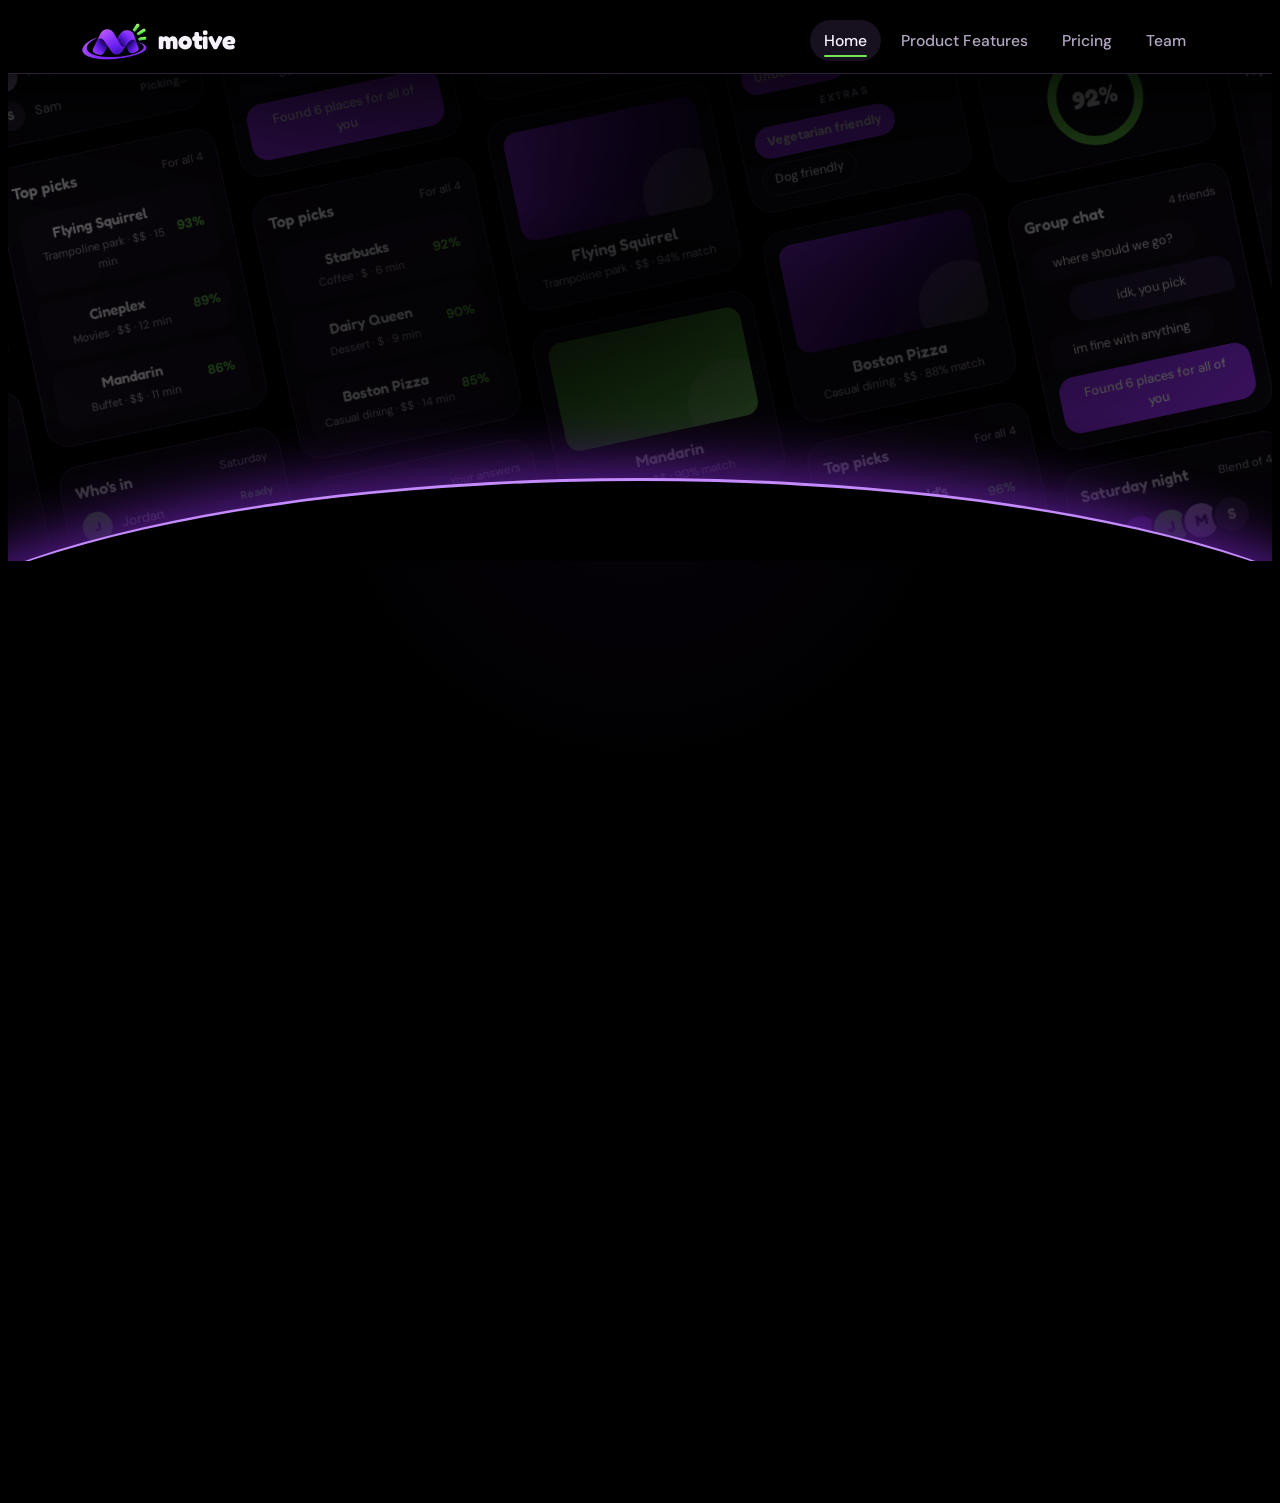
<file: index.html>
<!doctype html>
<html lang="en">
<head>
  <meta charset="utf-8">
  <meta name="viewport" content="width=device-width, initial-scale=1">
  <meta http-equiv="refresh" content="0; url=home.html">
  <link rel="canonical" href="home.html">
  <title>Motive</title>
</head>
<body>
  <p>Redirecting to <a href="home.html">Motive home</a>…</p>
</body>
</html>
</file>
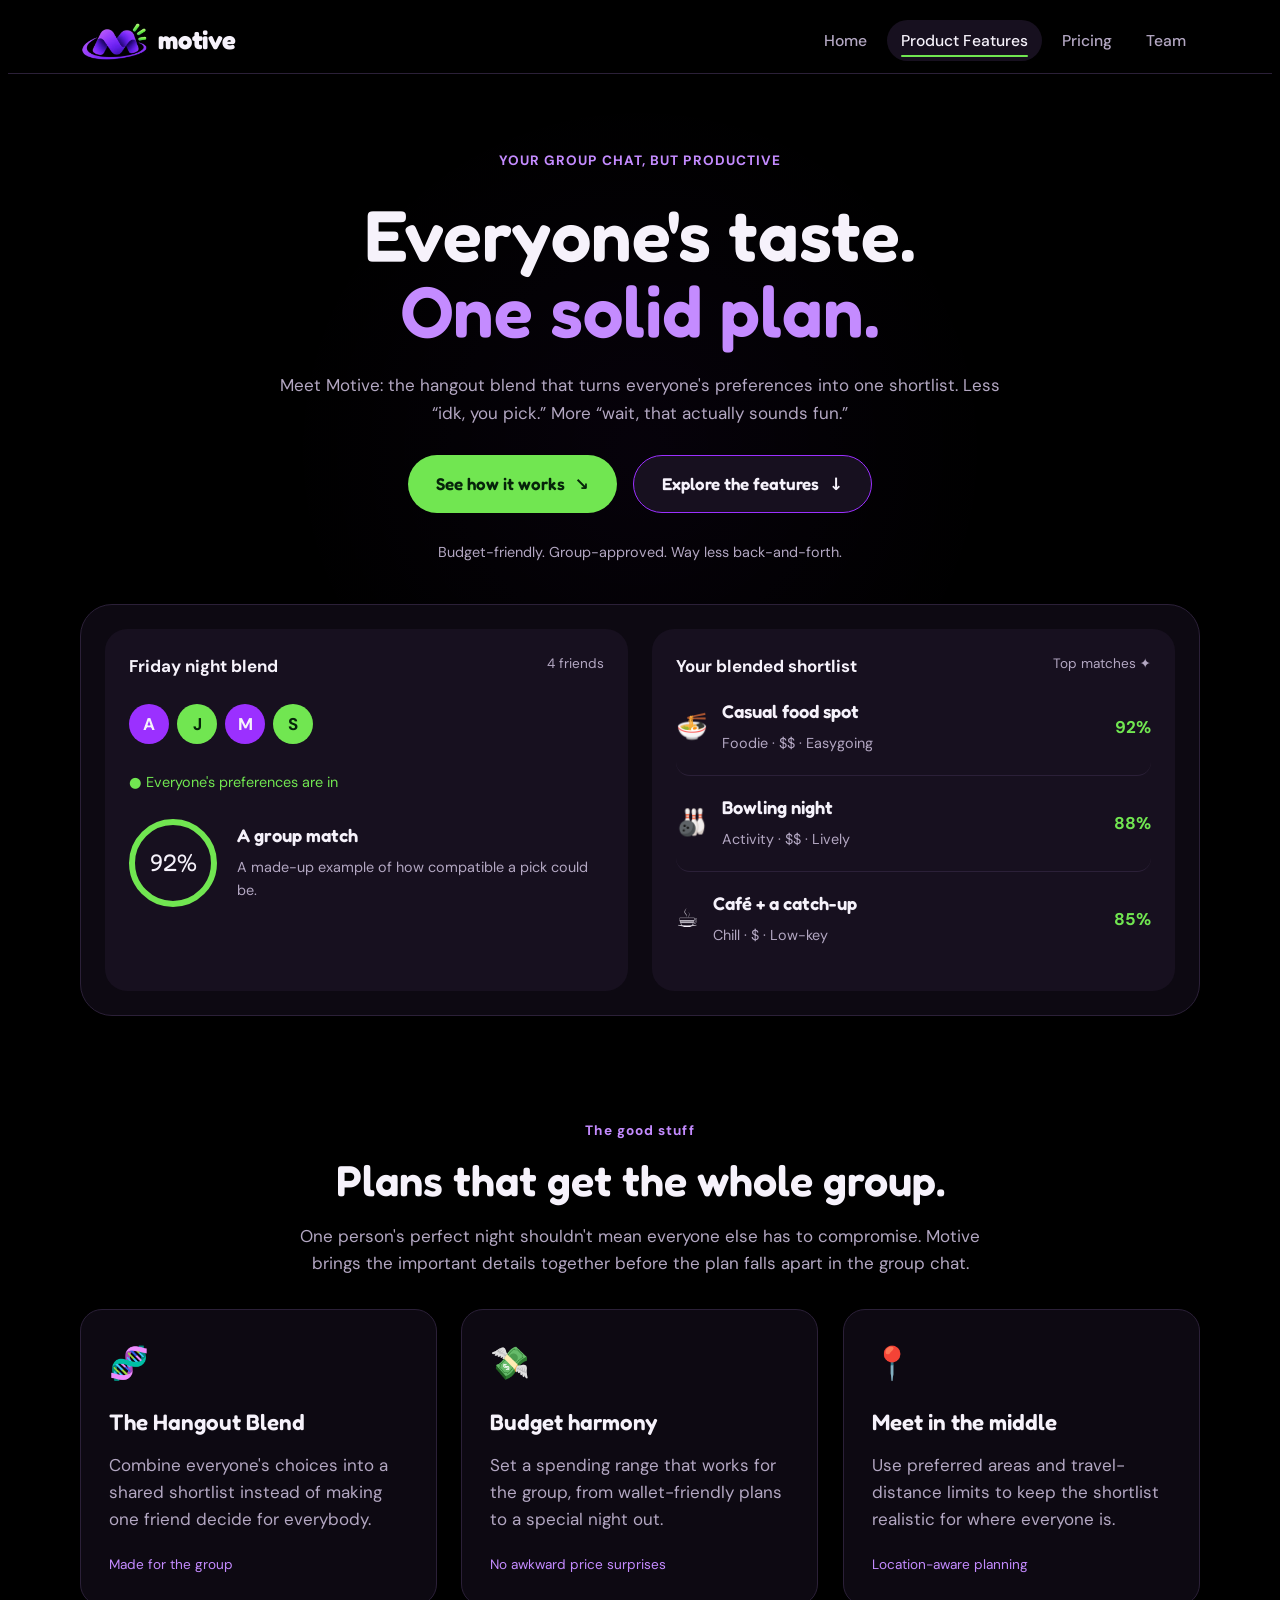
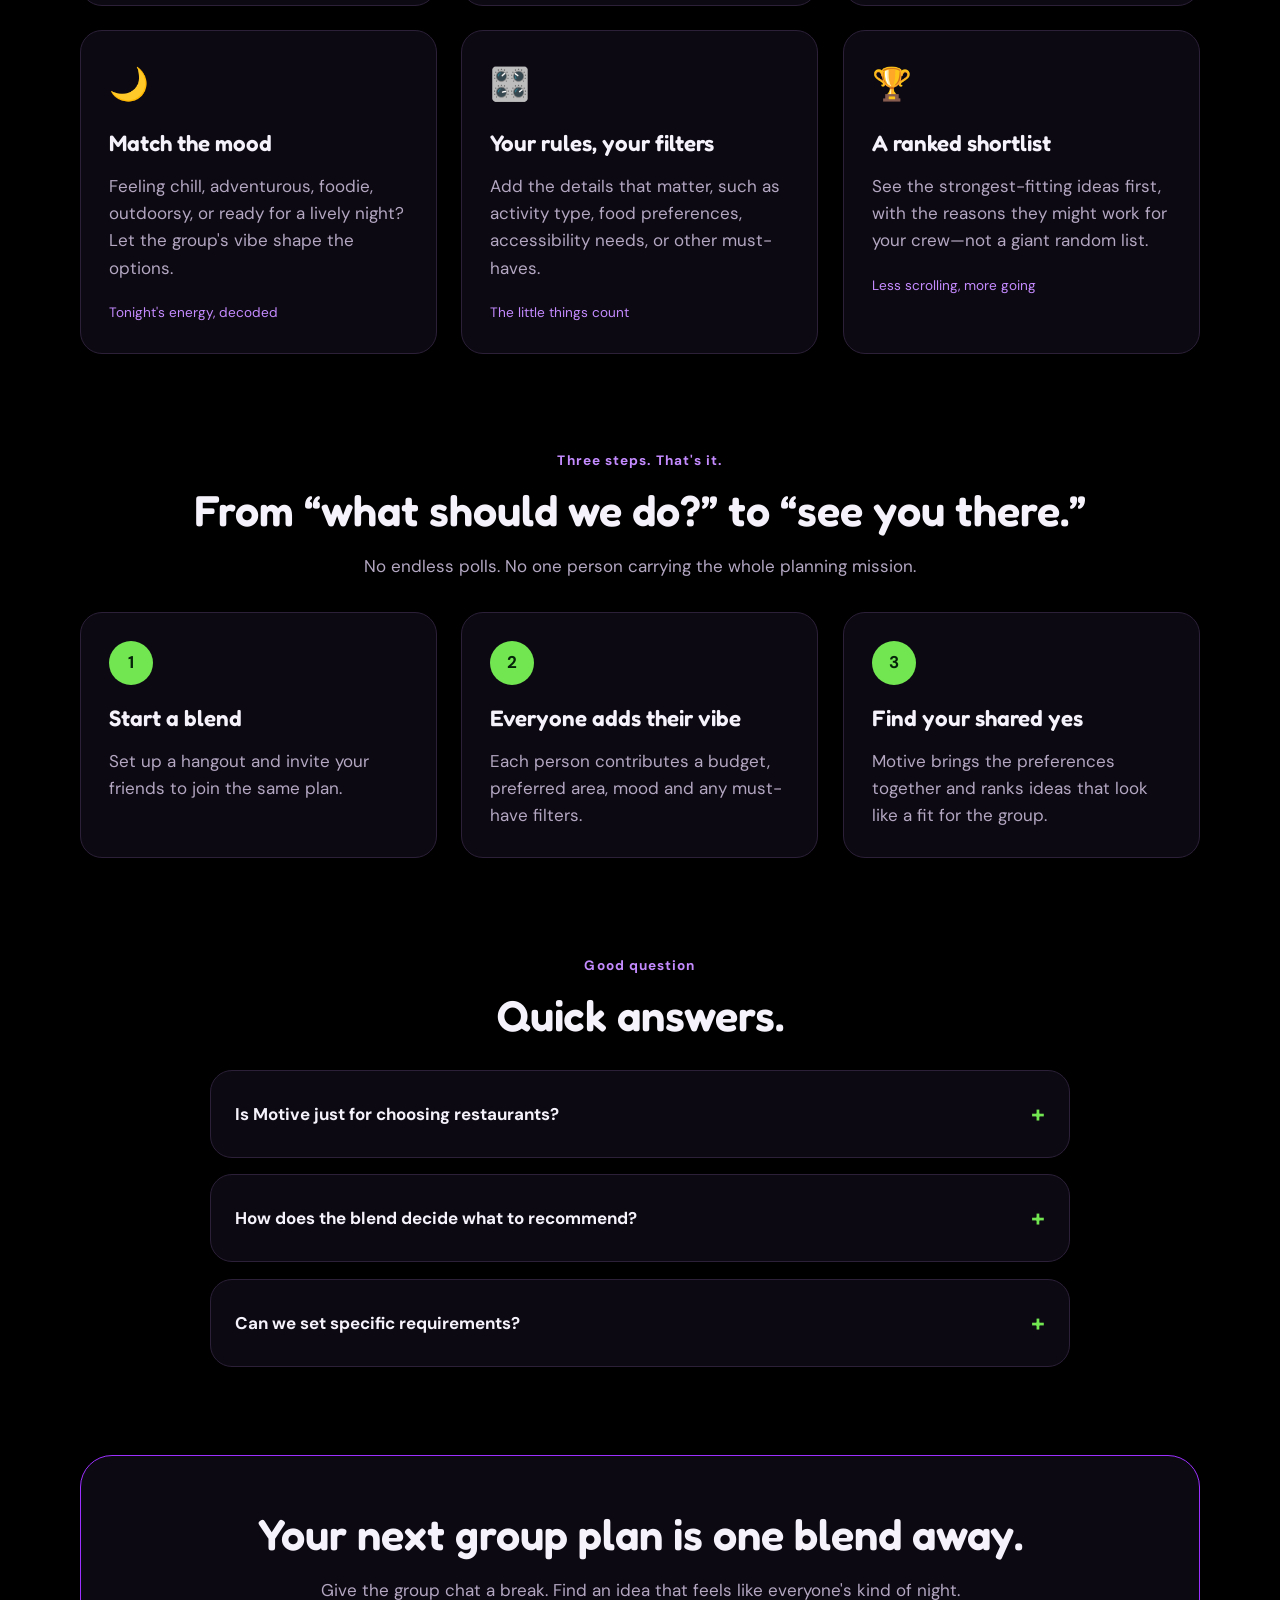
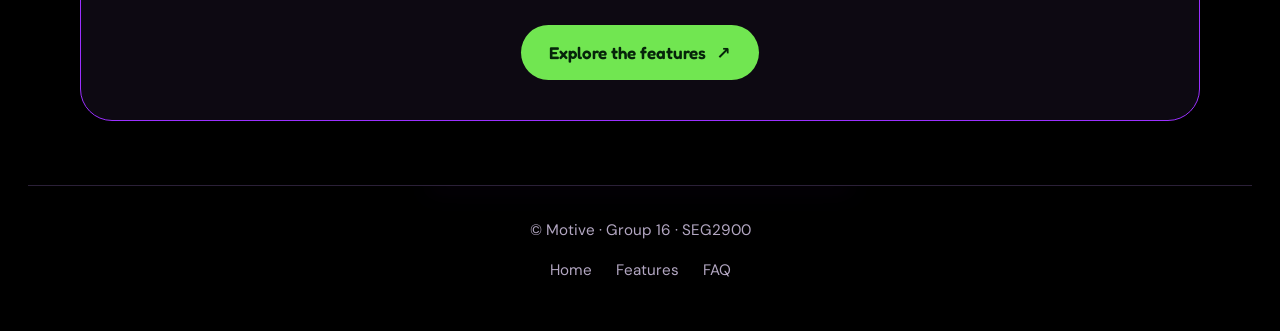
<file: features.html>
<!doctype html>
<html lang="en">
<head>
<meta charset="utf-8">
<meta name="viewport" content="width=device-width, initial-scale=1">
<title>Motive — Features that get everyone out</title>
<link rel="preconnect" href="https://fonts.googleapis.com">
<link rel="preconnect" href="https://fonts.gstatic.com" crossorigin>
<link href="https://fonts.googleapis.com/css2?family=DM+Sans:wght@400;500;600;700&family=Fredoka:wght@500;600;700&display=swap" rel="stylesheet">
<link rel="stylesheet" href="css/style.css">
<link rel="stylesheet" href="css/features.css">
<script src="js/features.js" defer></script>
  <script src="js/motion.js" defer></script>
</head>
<body>
<header class="nav">
  <div class="nav-inner">
    <a class="brand" href="home.html" aria-label="Motive home">
      <img src="images/logo.webp" alt="Motive logo">
      <span>motive</span>
    </a>
    <ul class="nav-links">
      <li><a href="home.html">Home</a></li>
      <li><a href="features.html" aria-current="page">Product Features</a></li>
      <li><a href="pricing.html">Pricing</a></li>
      <li><a href="team.html">Team</a></li>
    </ul>
  </div>
</header>
<main class="wrap">
<section class="hero">
<span class="eyebrow"><span class="dot"></span> YOUR GROUP CHAT, BUT PRODUCTIVE</span>
<h1>Everyone's taste.<br><span class="gradient">One solid plan.</span></h1>
<p>Meet Motive: the hangout blend that turns everyone's preferences into one shortlist. Less “idk, you pick.” More “wait, that actually sounds fun.”</p>
<div class="hero-actions"><a class="btn" href="#how">See how it works <span>↘</span></a><a class="btn secondary" href="#features">Explore the features <span>↓</span></a></div>
<div class="hero-note">Budget-friendly. Group-approved. Way less back-and-forth.</div>
<div class="mini-preview" aria-label="Illustrative preview of a group hangout blend">
<div class="preview-inner">
<div class="preview-panel"><div class="panel-top"><b>Friday night blend</b><span>4 friends</span></div><div class="avatars"><span class="avatar a">A</span><span class="avatar b">J</span><span class="avatar c">M</span><span class="avatar d">S</span></div><span class="ready">● Everyone's preferences are in</span><div class="match"><div class="ring"><span>92%</span></div><div><h3>A group match</h3><p>A made-up example of how compatible a pick could be.</p></div></div></div>
<div class="preview-panel"><div class="panel-top"><b>Your blended shortlist</b><span>Top matches ✦</span></div>
<div class="place"><span class="place-icon">🍜</span><div><h3>Casual food spot</h3><p>Foodie · $$ · Easygoing</p></div><span class="score">92%</span></div>
<div class="place"><span class="place-icon">🎳</span><div><h3>Bowling night</h3><p>Activity · $$ · Lively</p></div><span class="score">88%</span></div>
<div class="place"><span class="place-icon">☕</span><div><h3>Café + a catch-up</h3><p>Chill · $ · Low-key</p></div><span class="score">85%</span></div>
</div></div></div>
</section>
<section class="section" id="features"><div class="section-head"><div class="kicker">The good stuff</div><h2>Plans that get the whole group.</h2><p>One person's perfect night shouldn't mean everyone else has to compromise. Motive brings the important details together before the plan falls apart in the group chat.</p></div>
<div class="feature-grid">
<article class="feature-card"><div class="iconbox">🧬</div><h3>The Hangout Blend</h3><p>Combine everyone's choices into a shared shortlist instead of making one friend decide for everybody.</p><span class="feature-tag">Made for the group</span></article>
<article class="feature-card"><div class="iconbox">💸</div><h3>Budget harmony</h3><p>Set a spending range that works for the group, from wallet-friendly plans to a special night out.</p><span class="feature-tag">No awkward price surprises</span></article>
<article class="feature-card"><div class="iconbox">📍</div><h3>Meet in the middle</h3><p>Use preferred areas and travel-distance limits to keep the shortlist realistic for where everyone is.</p><span class="feature-tag">Location-aware planning</span></article>
<article class="feature-card"><div class="iconbox">🌙</div><h3>Match the mood</h3><p>Feeling chill, adventurous, foodie, outdoorsy, or ready for a lively night? Let the group's vibe shape the options.</p><span class="feature-tag">Tonight's energy, decoded</span></article>
<article class="feature-card"><div class="iconbox">🎛️</div><h3>Your rules, your filters</h3><p>Add the details that matter, such as activity type, food preferences, accessibility needs, or other must-haves.</p><span class="feature-tag">The little things count</span></article>
<article class="feature-card"><div class="iconbox">🏆</div><h3>A ranked shortlist</h3><p>See the strongest-fitting ideas first, with the reasons they might work for your crew—not a giant random list.</p><span class="feature-tag">Less scrolling, more going</span></article>
</div></section>
<section class="section" id="how"><div class="section-head"><div class="kicker">Three steps. That's it.</div><h2>From “what should we do?” to “see you there.”</h2><p>No endless polls. No one person carrying the whole planning mission.</p></div>
<div class="steps"><article class="step"><div class="num">1</div><h3>Start a blend</h3><p>Set up a hangout and invite your friends to join the same plan.</p></article><article class="step"><div class="num">2</div><h3>Everyone adds their vibe</h3><p>Each person contributes a budget, preferred area, mood and any must-have filters.</p></article><article class="step"><div class="num">3</div><h3>Find your shared yes</h3><p>Motive brings the preferences together and ranks ideas that look like a fit for the group.</p></article></div></section>
<section class="section" id="faq"><div class="section-head"><div class="kicker">Good question</div><h2>Quick answers.</h2></div>
<div class="faq-list">
<div class="faq"><button aria-expanded="false"><span>Is Motive just for choosing restaurants?</span><span class="plus">+</span></button><div class="answer"><div><p>No—the idea is to help groups decide on hangouts more broadly, from food and cafés to activities and outdoor plans. The available options will depend on the places and categories supported by the product.</p></div></div></div>
<div class="faq"><button aria-expanded="false"><span>How does the blend decide what to recommend?</span><span class="plus">+</span></button><div class="answer"><div><p>The concept is to combine each person's budget, area, mood and chosen filters, then rank options by how well they fit the group.</p></div></div></div>
<div class="faq"><button aria-expanded="false"><span>Can we set specific requirements?</span><span class="plus">+</span></button><div class="answer"><div><p>That's the goal. Beyond the basics, a blend can account for details that matter to your crew, such as food preferences, activity type and other must-haves as those filters are supported.</p></div></div></div>
</div></section>
<section class="cta"><h2>Your next group plan is one blend away.</h2><p>Give the group chat a break. Find an idea that feels like everyone's kind of night.</p><a class="btn" href="#features">Explore the features <span>↗</span></a></section>
</main>
<footer class="footer"><span>© Motive · Group 16 · SEG2900</span><div class="footer-links"><a href="home.html">Home</a><a href="features.html">Features</a><a href="#faq">FAQ</a></div></footer>
  
</body>
</html>
</file>
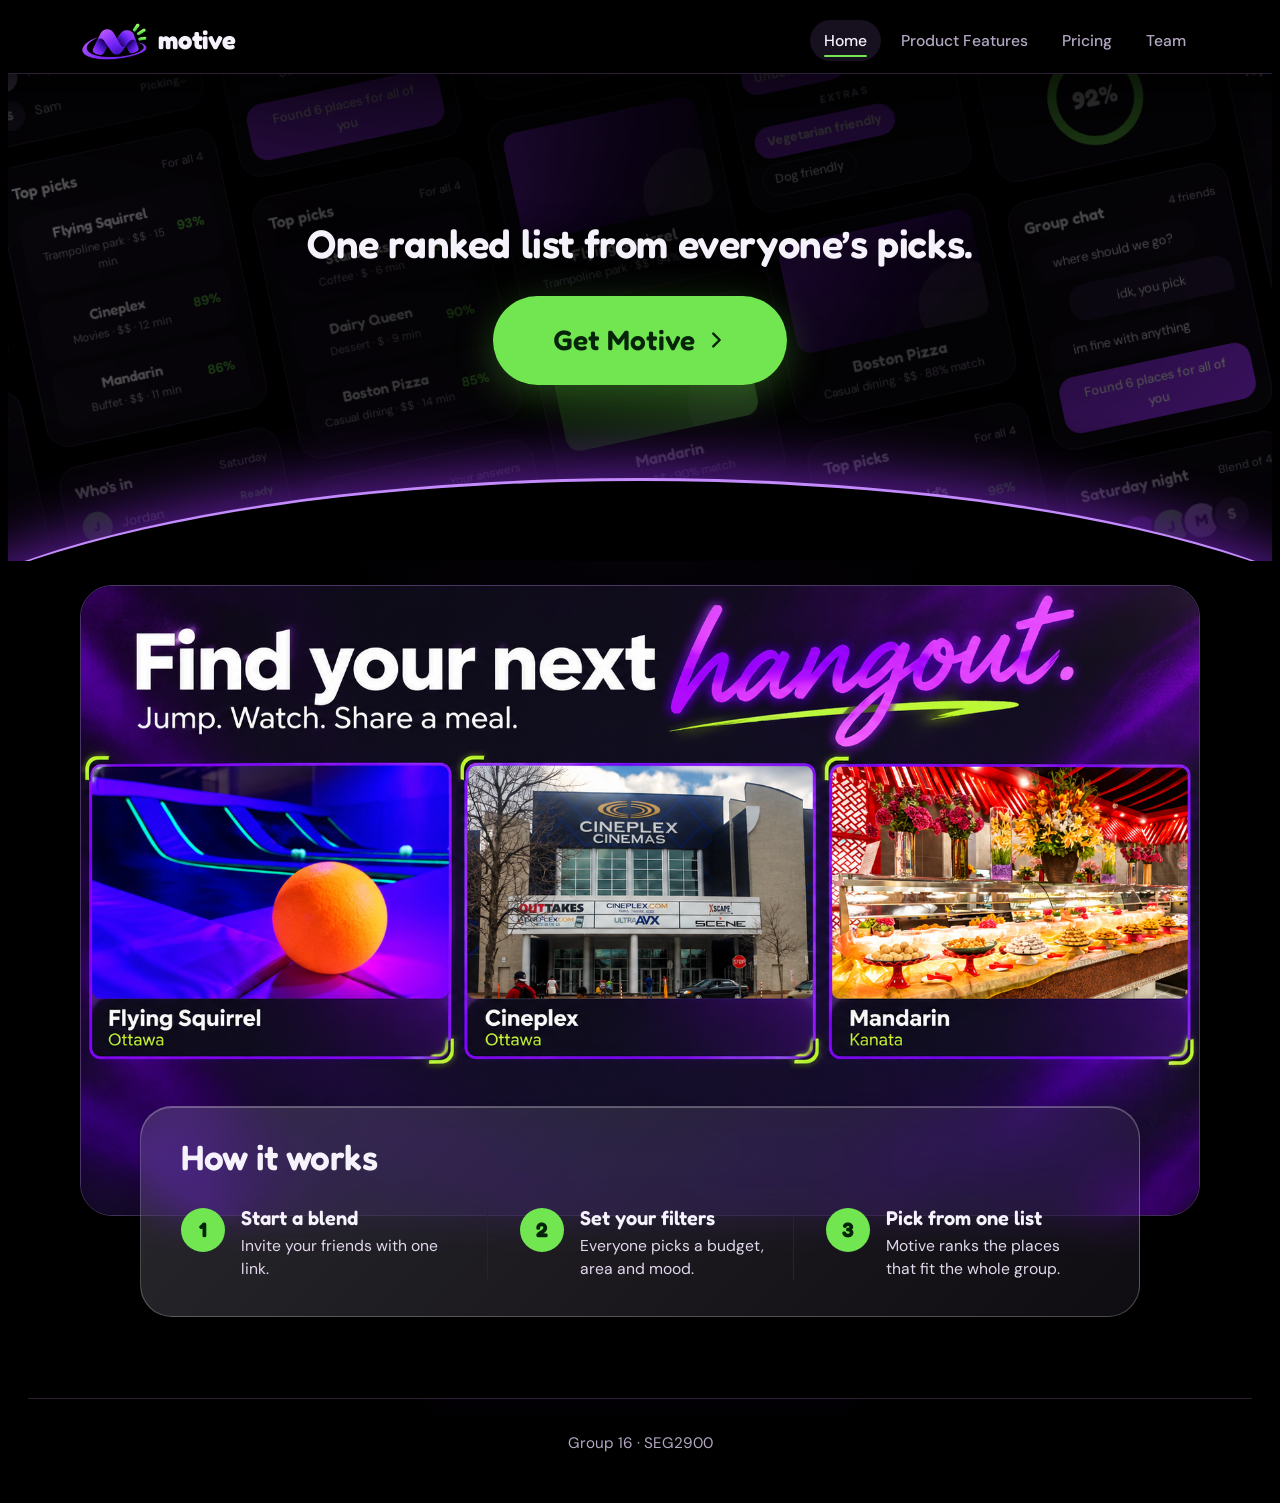
<file: home.html>
<!DOCTYPE html>
<html lang="en">
<head>
  <meta charset="utf-8">
  <meta name="viewport" content="width=device-width, initial-scale=1">
  <title>Motive | Home</title>
  <link rel="preconnect" href="https://fonts.googleapis.com">
  <link rel="preconnect" href="https://fonts.gstatic.com" crossorigin>
  <link href="https://fonts.googleapis.com/css2?family=DM+Sans:wght@400;500;700&family=Fredoka:wght@500;600;700&display=swap" rel="stylesheet">
  <link rel="stylesheet" href="css/style.css">
  <link rel="stylesheet" href="css/home.css">
  <script src="js/motion.js" defer></script>
</head>
<body>

<header class="nav">
  <div class="nav-inner">
    <a class="brand" href="home.html" aria-label="Motive home">
      <img src="images/logo.webp" alt="Motive logo">
      <span>motive</span>
    </a>
    <ul class="nav-links">
      <li><a href="home.html" aria-current="page">Home</a></li>
      <li><a href="features.html">Product Features</a></li>
      <li><a href="pricing.html">Pricing</a></li>
      <li><a href="team.html">Team</a></li>
    </ul>
  </div>
</header>

<!-- HERO: app-screen wall behind centered headline + button -->
<section class="hero" aria-labelledby="hero-title">
  <div class="wall" aria-hidden="true">
    <div class="wall-col">
      <div class="tile"><div class="t-top"><b>Friday night</b><span>Blend of 4</span></div><div class="avatars"><span class="av a">A</span><span class="av b">J</span><span class="av c">M</span><span class="av d">S</span></div><div class="ring p92"><div class="ring-in"><b>92%</b></div></div></div>
      <div class="tile"><div class="t-top"><b>Group chat</b><span>4 friends</span></div><div class="bub">where should we go?</div><div class="bub me">idk, you pick</div><div class="bub">im fine with anything</div><div class="bub mo">Found 6 places for all of you</div></div>
      <div class="tile"><div class="t-top"><b>Saturday night</b><span>Blend of 4</span></div><div class="avatars"><span class="av a">A</span><span class="av b">J</span><span class="av c">M</span><span class="av d">S</span></div><div class="ring p87"><div class="ring-in"><b>87%</b></div></div></div>
      <div class="tile"><div class="t-top"><b>Filters</b><span>Your answers</span></div><div class="t-label">Area</div><div class="chips-s"><span class="cs">Walking distance</span><span class="cs on">Under 15 min</span></div><div class="t-label">Extras</div><div class="chips-s"><span class="cs on">Vegetarian friendly</span><span class="cs">Dog friendly</span></div></div>
    </div>
    <div class="wall-col">
      <div class="tile"><div class="t-top"><b>Who's in</b><span>Saturday</span></div><div class="frow"><span class="av a">A</span><span>Alex</span><span class="st">Ready</span></div><div class="frow"><span class="av b">J</span><span>Jordan</span><span class="st">Ready</span></div><div class="frow"><span class="av c">M</span><span>Maya</span><span class="st">Ready</span></div><div class="frow"><span class="av d">S</span><span>Sam</span><span class="st wait">Picking…</span></div></div>
      <div class="tile"><div class="t-top"><b>Top picks</b><span>For all 4</span></div><div class="picks"><div class="pick"><b>Flying Squirrel</b><em>93%</em><span>Trampoline park · $$ · 15 min</span></div><div class="pick"><b>Cineplex</b><em>89%</em><span>Movies · $$ · 12 min</span></div><div class="pick"><b>Mandarin</b><em>86%</em><span>Buffet · $$ · 11 min</span></div></div></div>
      <div class="tile"><div class="t-top"><b>Who's in</b><span>Saturday</span></div><div class="frow"><span class="av b">J</span><span>Jordan</span><span class="st">Ready</span></div><div class="frow"><span class="av d">S</span><span>Sam</span><span class="st">Ready</span></div><div class="frow"><span class="av a">A</span><span>Alex</span><span class="st wait">Picking…</span></div></div>
      <div class="tile"><div class="t-top"><b>Friday night</b><span>Blend of 4</span></div><div class="avatars"><span class="av a">A</span><span class="av b">J</span><span class="av c">M</span><span class="av d">S</span></div><div class="ring p92"><div class="ring-in"><b>92%</b></div></div></div>
    </div>
    <div class="wall-col">
      <div class="tile"><div class="t-top"><b>Group chat</b><span>4 friends</span></div><div class="bub">somewhere cheap?</div><div class="bub me">and not loud</div><div class="bub">ok found a few</div><div class="bub mo">Found 6 places for all of you</div></div>
      <div class="tile"><div class="t-top"><b>Top picks</b><span>For all 4</span></div><div class="picks"><div class="pick"><b>Starbucks</b><em>92%</em><span>Coffee · $ · 6 min</span></div><div class="pick"><b>Dairy Queen</b><em>90%</em><span>Dessert · $ · 9 min</span></div><div class="pick"><b>Boston Pizza</b><em>85%</em><span>Casual dining · $$ · 14 min</span></div></div></div>
      <div class="tile"><div class="t-top"><b>Filters</b><span>Your answers</span></div><div class="t-label">Budget</div><div class="chips-s"><span class="cs">$</span><span class="cs on">$$</span><span class="cs">$$$</span></div><div class="t-label">Mood</div><div class="chips-s"><span class="cs on">Chill</span><span class="cs">Lively</span><span class="cs">Foodie</span></div></div>
      <div class="tile"><div class="t-top"><b>Who's in</b><span>Saturday</span></div><div class="frow"><span class="av a">A</span><span>Alex</span><span class="st">Ready</span></div><div class="frow"><span class="av b">J</span><span>Jordan</span><span class="st">Ready</span></div><div class="frow"><span class="av c">M</span><span>Maya</span><span class="st">Ready</span></div><div class="frow"><span class="av d">S</span><span>Sam</span><span class="st wait">Picking…</span></div></div>
    </div>
    <div class="wall-col">
      <div class="tile"><div class="t-top"><b>Top picks</b><span>For all 4</span></div><div class="picks"><div class="pick"><b>McDonald's</b><em>96%</em><span>Fast food · $ · 8 min</span></div><div class="pick"><b>Burger King</b><em>91%</em><span>Fast food · $ · 10 min</span></div><div class="pick"><b>Tim Hortons</b><em>88%</em><span>Coffee · $ · 5 min</span></div></div></div>
      <div class="tile"><div class="t-img"></div><div class="t-name">Flying Squirrel</div><div class="t-meta">Trampoline park · $$ · 94% match</div></div>
      <div class="tile"><div class="t-img alt"></div><div class="t-name">Mandarin</div><div class="t-meta">Buffet · $$ · 90% match</div></div>
      <div class="tile"><div class="t-top"><b>Group chat</b><span>4 friends</span></div><div class="bub">somewhere cheap?</div><div class="bub me">and not loud</div><div class="bub">ok found a few</div><div class="bub mo">Found 6 places for all of you</div></div>
    </div>
    <div class="wall-col">
      <div class="tile"><div class="t-top"><b>Saturday night</b><span>Blend of 4</span></div><div class="avatars"><span class="av a">A</span><span class="av b">J</span><span class="av c">M</span><span class="av d">S</span></div><div class="ring p87"><div class="ring-in"><b>87%</b></div></div></div>
      <div class="tile"><div class="t-top"><b>Filters</b><span>Your answers</span></div><div class="t-label">Area</div><div class="chips-s"><span class="cs">Walking distance</span><span class="cs on">Under 15 min</span></div><div class="t-label">Extras</div><div class="chips-s"><span class="cs on">Vegetarian friendly</span><span class="cs">Dog friendly</span></div></div>
      <div class="tile"><div class="t-img"></div><div class="t-name">Boston Pizza</div><div class="t-meta">Casual dining · $$ · 88% match</div></div>
      <div class="tile"><div class="t-top"><b>Top picks</b><span>For all 4</span></div><div class="picks"><div class="pick"><b>McDonald's</b><em>96%</em><span>Fast food · $ · 8 min</span></div><div class="pick"><b>Burger King</b><em>91%</em><span>Fast food · $ · 10 min</span></div><div class="pick"><b>Tim Hortons</b><em>88%</em><span>Coffee · $ · 5 min</span></div></div></div>
    </div>
    <div class="wall-col">
      <div class="tile"><div class="t-top"><b>Who's in</b><span>Saturday</span></div><div class="frow"><span class="av b">J</span><span>Jordan</span><span class="st">Ready</span></div><div class="frow"><span class="av d">S</span><span>Sam</span><span class="st">Ready</span></div><div class="frow"><span class="av a">A</span><span>Alex</span><span class="st wait">Picking…</span></div></div>
      <div class="tile"><div class="t-top"><b>Friday night</b><span>Blend of 4</span></div><div class="avatars"><span class="av a">A</span><span class="av b">J</span><span class="av c">M</span><span class="av d">S</span></div><div class="ring p92"><div class="ring-in"><b>92%</b></div></div></div>
      <div class="tile"><div class="t-top"><b>Group chat</b><span>4 friends</span></div><div class="bub">where should we go?</div><div class="bub me">idk, you pick</div><div class="bub">im fine with anything</div><div class="bub mo">Found 6 places for all of you</div></div>
      <div class="tile"><div class="t-top"><b>Saturday night</b><span>Blend of 4</span></div><div class="avatars"><span class="av a">A</span><span class="av b">J</span><span class="av c">M</span><span class="av d">S</span></div><div class="ring p87"><div class="ring-in"><b>87%</b></div></div></div>
    </div>
    <div class="wall-col">
      <div class="tile"><div class="t-top"><b>Filters</b><span>Your answers</span></div><div class="t-label">Budget</div><div class="chips-s"><span class="cs">$</span><span class="cs on">$$</span><span class="cs">$$$</span></div><div class="t-label">Mood</div><div class="chips-s"><span class="cs on">Chill</span><span class="cs">Lively</span><span class="cs">Foodie</span></div></div>
      <div class="tile"><div class="t-top"><b>Who's in</b><span>Saturday</span></div><div class="frow"><span class="av a">A</span><span>Alex</span><span class="st">Ready</span></div><div class="frow"><span class="av b">J</span><span>Jordan</span><span class="st">Ready</span></div><div class="frow"><span class="av c">M</span><span>Maya</span><span class="st">Ready</span></div><div class="frow"><span class="av d">S</span><span>Sam</span><span class="st wait">Picking…</span></div></div>
      <div class="tile"><div class="t-top"><b>Top picks</b><span>For all 4</span></div><div class="picks"><div class="pick"><b>Flying Squirrel</b><em>93%</em><span>Trampoline park · $$ · 15 min</span></div><div class="pick"><b>Cineplex</b><em>89%</em><span>Movies · $$ · 12 min</span></div><div class="pick"><b>Mandarin</b><em>86%</em><span>Buffet · $$ · 11 min</span></div></div></div>
      <div class="tile"><div class="t-top"><b>Who's in</b><span>Saturday</span></div><div class="frow"><span class="av b">J</span><span>Jordan</span><span class="st">Ready</span></div><div class="frow"><span class="av d">S</span><span>Sam</span><span class="st">Ready</span></div><div class="frow"><span class="av a">A</span><span>Alex</span><span class="st wait">Picking…</span></div></div>
    </div>

  </div>
  <div class="hero-content">
    <h1 id="hero-title">One ranked list from everyone’s picks.</h1>
    <a class="btn btn-lime" href="features.html">Get Motive
      <svg viewBox="0 0 24 24" aria-hidden="true"><path d="M9 5l7 7-7 7"/></svg>
    </a>
  </div>
</section>

<main class="wrap">
  <!-- PICTURE: chosen by a teammate (mockups/Motive Home.PNG) -->
  <section class="stage" aria-label="Picture and how it works">
    <div class="picture"><img src="mockups/Motive Home.PNG" alt="Hangout ideas: Flying Squirrel, Cineplex and Mandarin"></div>

    <!-- HOW IT WORKS: single box, sits over the picture -->
    <div class="how" role="group" aria-labelledby="how-title">
    <h2 id="how-title">How it works</h2>
    <ol class="how-steps">
      <li class="how-step"><div class="n">1</div><h3>Start a blend</h3><p>Invite your friends with one link.</p></li>
      <li class="how-step"><div class="n">2</div><h3>Set your filters</h3><p>Everyone picks a budget, area and mood.</p></li>
      <li class="how-step"><div class="n">3</div><h3>Pick from one list</h3><p>Motive ranks the places that fit the whole group.</p></li>
    </ol>
    </div>
  </section>
</main>

<footer class="footer">Group 16 · SEG2900</footer>

</body>
</html>
</file>
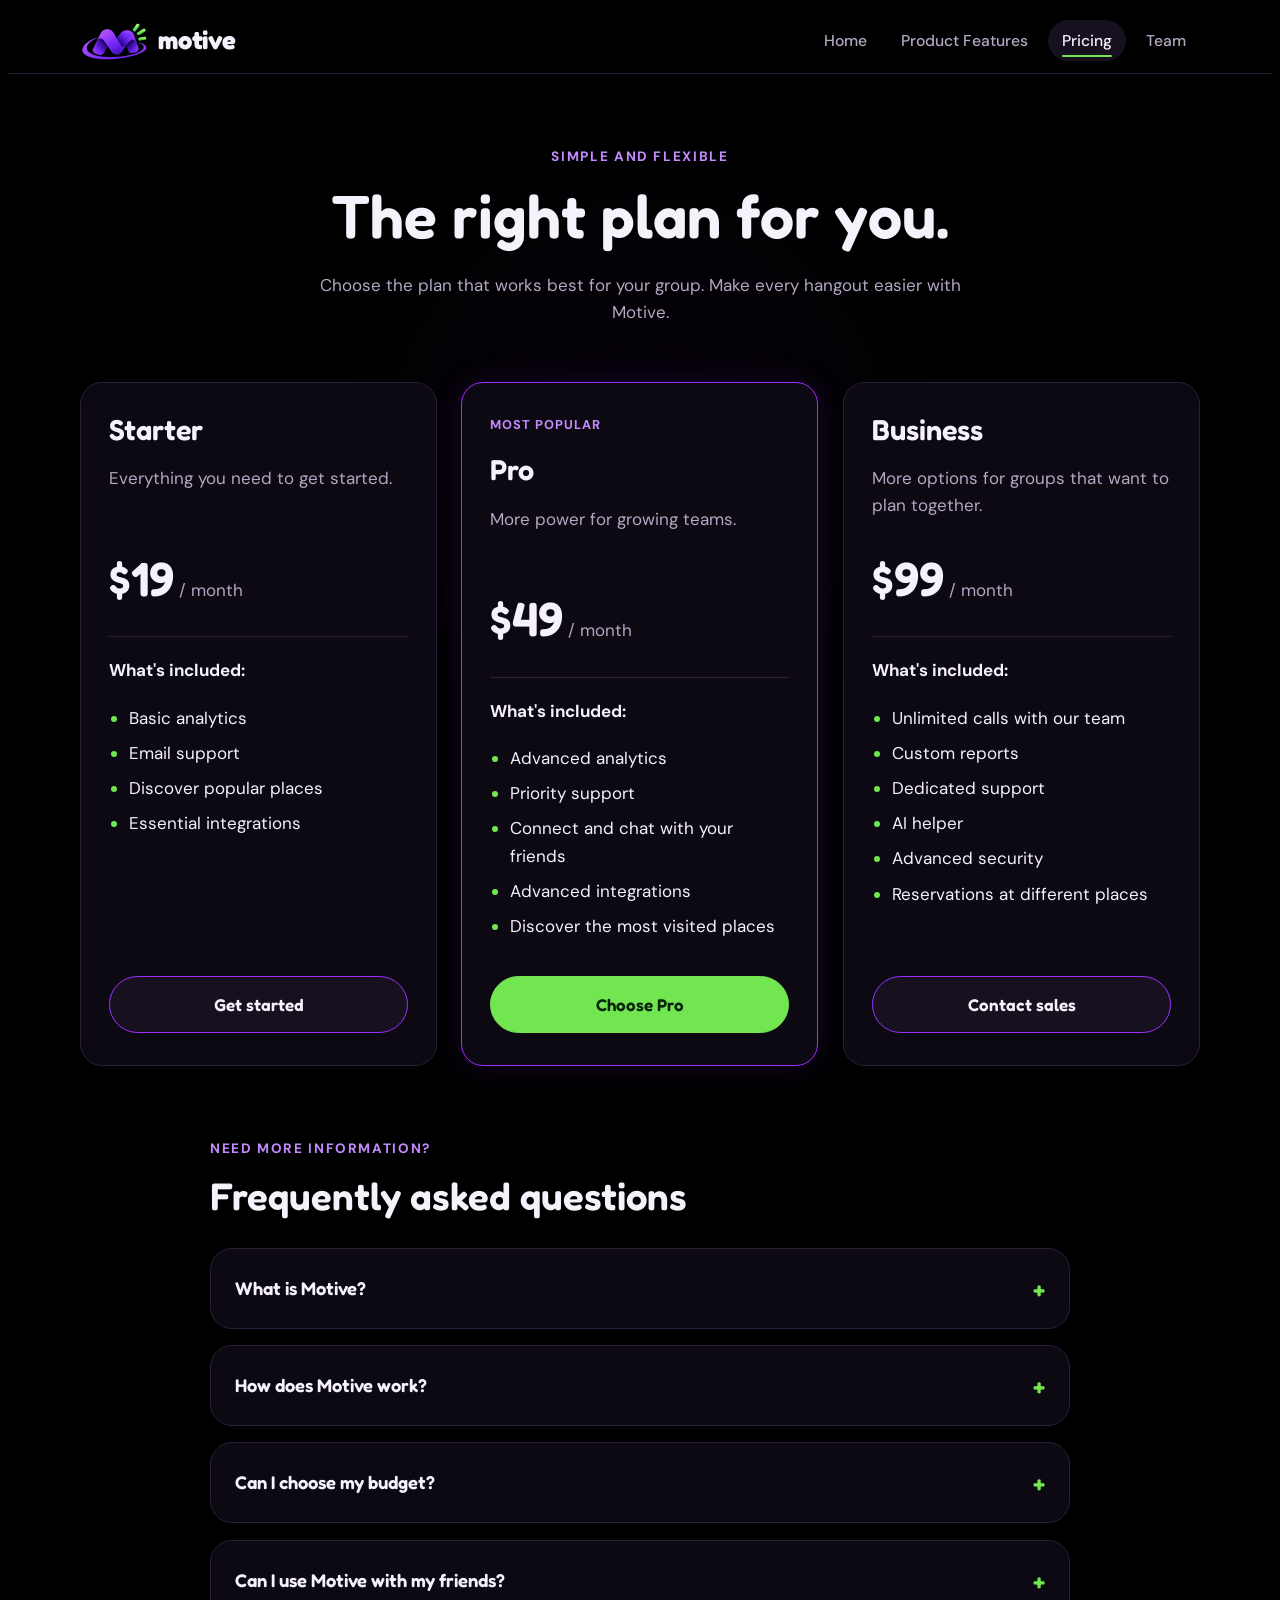
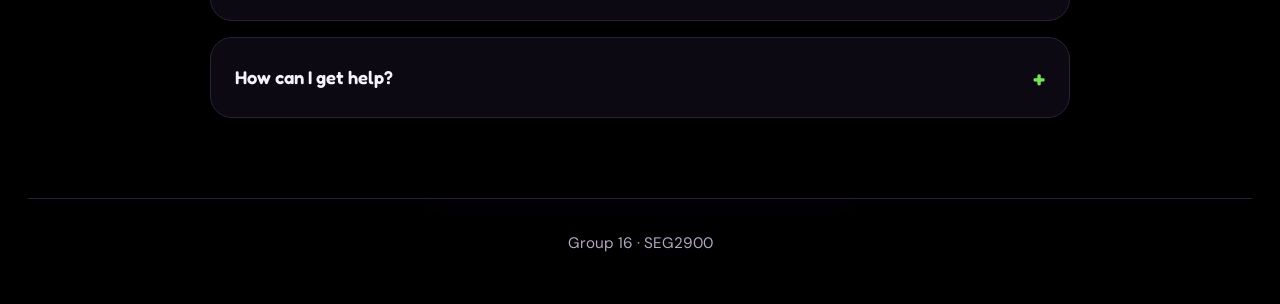
<file: pricing.html>
<!DOCTYPE html>
<html lang="en">
<head>
  <meta charset="UTF-8">
  <meta name="viewport" content="width=device-width, initial-scale=1.0">

  <title>Motive | Pricing</title>

  <!-- Google Fonts -->
  <link rel="preconnect" href="https://fonts.googleapis.com">
  <link rel="preconnect" href="https://fonts.gstatic.com" crossorigin>
  <link href="https://fonts.googleapis.com/css2?family=DM+Sans:wght@400;500;700&family=Fredoka:wght@500;600;700&display=swap" rel="stylesheet">

  <!-- Shared stylesheet -->
  <link rel="stylesheet" href="css/style.css">

  <!-- Pricing page stylesheet -->
  <link rel="stylesheet" href="css/pricing.css">
  <script src="js/pricing.js" defer></script>
  <script src="js/motion.js" defer></script>
</head>

<body>

  <!-- Navigation -->
  <header class="nav">
    <div class="nav-inner">

      <a class="brand" href="home.html" aria-label="Motive home">
        <img src="images/logo.webp" alt="Motive logo">
        <span>motive</span>
      </a>

      <ul class="nav-links">
        <li><a href="home.html">Home</a></li>
        <li><a href="features.html">Product Features</a></li>
        <li><a href="pricing.html" aria-current="page">Pricing</a></li>
        <li><a href="team.html">Team</a></li>
      </ul>

    </div>
  </header>

  <main>

    <!-- Pricing introduction -->
    <section class="pricing-hero">
      <p class="eyebrow">SIMPLE AND FLEXIBLE</p>

      <h1>The right plan for you.</h1>

      <p class="hero-description">
        Choose the plan that works best for your group.
        Make every hangout easier with Motive.
      </p>
    </section>

    <!-- Pricing plans -->
    <section class="pricing-container">

      <!-- Starter plan -->
      <article class="plan-card">

        <h2>Starter</h2>

        <p class="plan-description">
          Everything you need to get started.
        </p>

        <p class="price">
          <span>$19</span> / month
        </p>

        <hr>

        <p class="features-title">What's included:</p>

        <ul class="plan-features">
          <li>Basic analytics</li>
          <li>Email support</li>
          <li>Discover popular places</li>
          <li>Essential integrations</li>
        </ul>

        <a class="plan-button" href="mailto:Motiveprice@gmail.com?subject=Starter%20Plan">
          Get started
        </a>

      </article>

      <!-- Pro plan -->
      <article class="plan-card popular">

        <div class="popular-label">MOST POPULAR</div>

        <h2>Pro</h2>

        <p class="plan-description">
          More power for growing teams.
        </p>

        <p class="price">
          <span>$49</span> / month
        </p>

        <hr>

        <p class="features-title">What's included:</p>

        <ul class="plan-features">
          <li>Advanced analytics</li>
          <li>Priority support</li>
          <li>Connect and chat with your friends</li>
          <li>Advanced integrations</li>
          <li>Discover the most visited places</li>
        </ul>

        <a class="plan-button featured-button" href="mailto:Motiveprice@gmail.com?subject=Pro%20Plan">
          Choose Pro
        </a>

      </article>

      <!-- Business plan -->
      <article class="plan-card">

        <h2>Business</h2>

        <p class="plan-description">
          More options for groups that want to plan together.
        </p>

        <p class="price">
          <span>$99</span> / month
        </p>

        <hr>

        <p class="features-title">What's included:</p>

        <ul class="plan-features">
          <li>Unlimited calls with our team</li>
          <li>Custom reports</li>
          <li>Dedicated support</li>
          <li>AI helper</li>
          <li>Advanced security</li>
          <li>Reservations at different places</li>
        </ul>

        <a class="plan-button" href="mailto:Motiveprice@gmail.com?subject=Business%20Plan">
          Contact sales
        </a>

      </article>

    </section>

    <!-- Frequently asked questions -->
    <section class="faq-section">

      <p class="eyebrow">NEED MORE INFORMATION?</p>

      <h2>Frequently asked questions</h2>

      <div class="faq-list">

        <div class="faq-item">
          <h3>What is Motive?</h3>
          <p>
            Motive helps friends find and rank food places
            based on everyone's preferences.
          </p>
        </div>

        <div class="faq-item">
          <h3>How does Motive work?</h3>
          <p>
            Create a blend, invite your friends, set your preferences,
            and discover a ranked list of places that suit your group.
          </p>
        </div>

        <div class="faq-item">
          <h3>Can I choose my budget?</h3>
          <p>
            Yes. You can set your budget and other preferences
            to help find places that work for your group.
          </p>
        </div>

        <div class="faq-item">
          <h3>Can I use Motive with my friends?</h3>
          <p>
            Yes. Invite your friends using a link and combine
            everyone's preferences to find places together.
          </p>
        </div>

        <div class="faq-item">
          <h3>How can I get help?</h3>
          <p>
            Contact our team at
            <a href="mailto:Motiveprice@gmail.com">Motiveprice@gmail.com</a>.
          </p>
        </div>

      </div>

    </section>

  </main>

  <!-- Footer -->
  <footer class="footer">
    Group 16 · SEG2900
  </footer>

</body>
</html>
</file>
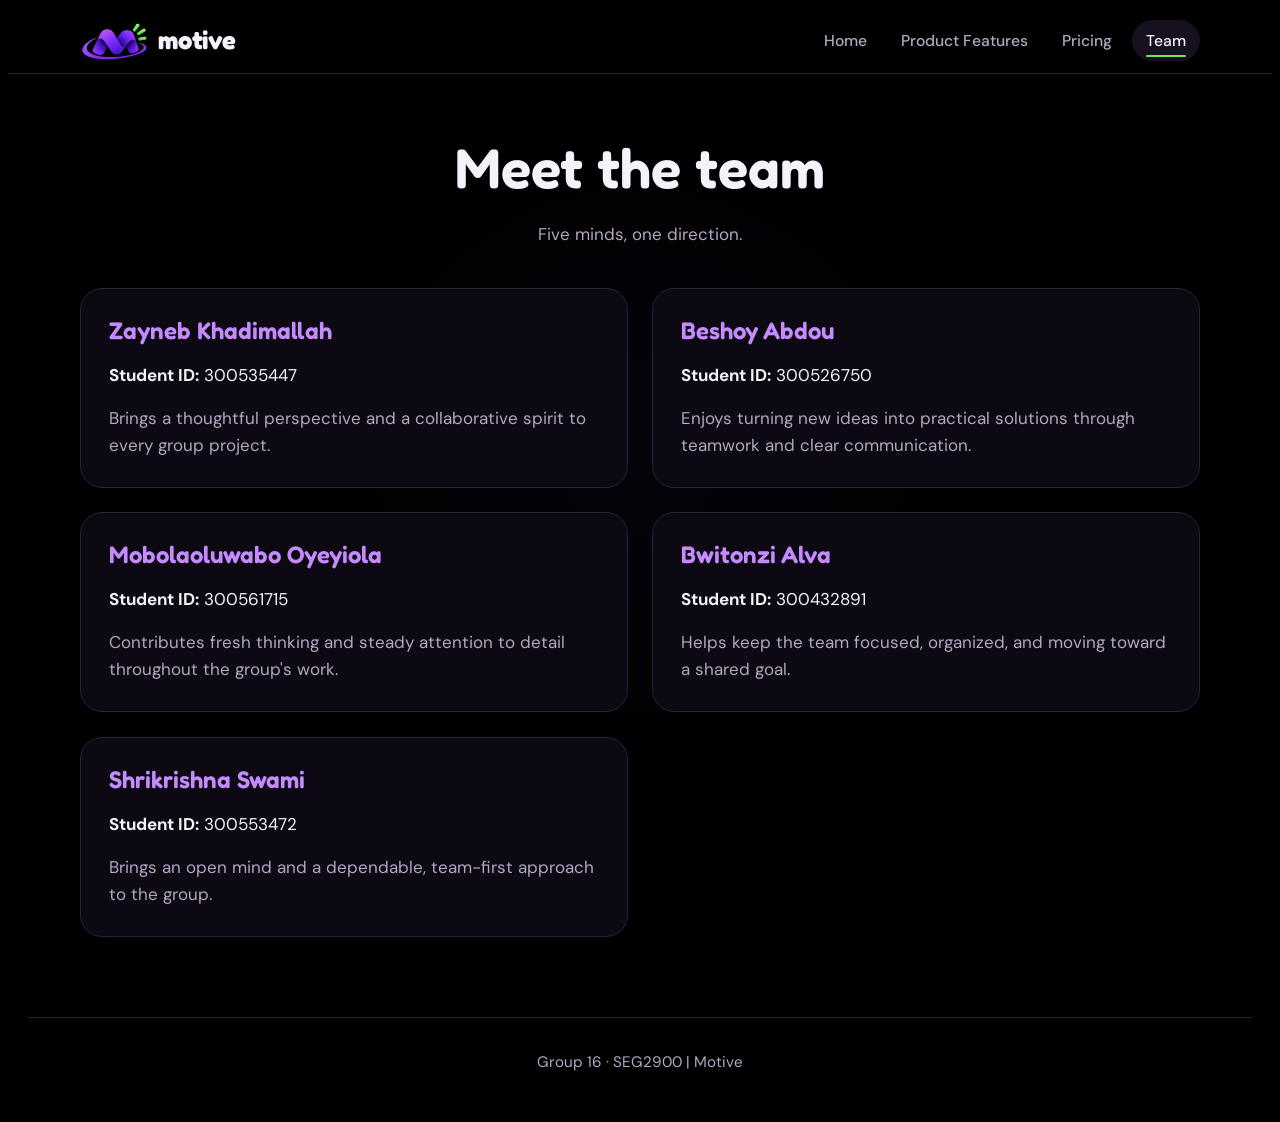
<file: team.html>
<!doctype html>
<html lang="en">
<head>
  <meta charset="utf-8">
  <meta name="viewport" content="width=device-width, initial-scale=1">
  <title>Meet the Team | Motive</title>

  <link rel="preconnect" href="https://fonts.googleapis.com">
  <link rel="preconnect" href="https://fonts.gstatic.com" crossorigin>
  <link href="https://fonts.googleapis.com/css2?family=DM+Sans:wght@400;500;700&family=Fredoka:wght@500;600;700&display=swap" rel="stylesheet">

  <link rel="stylesheet" href="css/style.css">
  <link rel="stylesheet" href="css/team.css">
  <script src="js/motion.js" defer></script>
</head>
<body>

  <header class="nav">
    <div class="nav-inner">
      <a class="brand" href="home.html" aria-label="Motive home">
        <img src="images/logo.webp" alt="Motive logo">
        <span>motive</span>
      </a>

      <nav class="team-navigation" aria-label="Main navigation">
        <ul class="nav-links">
          <li><a href="home.html">Home</a></li>
          <li><a href="features.html">Product Features</a></li>
          <li><a href="pricing.html">Pricing</a></li>
          <li><a href="team.html" aria-current="page">Team</a></li>
        </ul>
      </nav>
    </div>
  </header>

  <main class="wrap team-main">
    <section id="team" aria-labelledby="team-heading">
      <h1 id="team-heading">Meet the team</h1>
      <p>Five minds, one direction.</p>

      <article>
        <h2>Zayneb Khadimallah</h2>
        <p><strong>Student ID:</strong> 300535447</p>
        <p>Brings a thoughtful perspective and a collaborative spirit to every group project.</p>
      </article>

      <article>
        <h2>Beshoy Abdou</h2>
        <p><strong>Student ID:</strong> 300526750</p>
        <p>Enjoys turning new ideas into practical solutions through teamwork and clear communication.</p>
      </article>

      <article>
        <h2>Mobolaoluwabo Oyeyiola</h2>
        <p><strong>Student ID:</strong> 300561715</p>
        <p>Contributes fresh thinking and steady attention to detail throughout the group's work.</p>
      </article>

      <article>
        <h2>Bwitonzi Alva</h2>
        <p><strong>Student ID:</strong> 300432891</p>
        <p>Helps keep the team focused, organized, and moving toward a shared goal.</p>
      </article>

      <article>
        <h2>Shrikrishna Swami</h2>
        <p><strong>Student ID:</strong> 300553472</p>
        <p>Brings an open mind and a dependable, team-first approach to the group.</p>
      </article>
    </section>
  </main>

  <footer class="footer">
    Group 16 · SEG2900 | Motive
  </footer>

</body>
</html>
</file>
<file: css/style.css>
/* ==========================================================
   Motive: shared styles (style.css)
   Used by EVERY page. Holds the colour theme, fonts, base rules,
   the navigation bar (logo + menu), buttons and the footer.
   Each page links this file first, then its own css/<page>.css.
   Owner: Beshoy (Home page + shared styles).
   ========================================================== */

/* ---------- 1. Colour theme + fonts (CSS variables) ----------
   Brand colours: Rich Amethyst #9B30FF (primary),
   Lime Green #71E651 (secondary / buttons), Jet Black #000000 (background).
   Fonts: Fredoka for headings and the logo, DM Sans for body text. */
:root {
  --bg: #000000;
  --surface: #0D0912;
  --surface-2: #17101F;
  --line: #2B2038;
  --fg: #F6F2FB;
  --muted: #B3A7C2;
  --purple: #9B30FF;
  --purple-soft: #C48BFF;
  --lime: #71E651;
  --font-display: "Fredoka", "Trebuchet MS", system-ui, sans-serif;
  --font-body: "DM Sans", system-ui, -apple-system, "Segoe UI", sans-serif;
  color-scheme: dark;
}
* { box-sizing: border-box; }
html { scroll-behavior: smooth; }
body { background: var(--bg); color: var(--fg); font-family: var(--font-body); font-size: 17px; line-height: 1.6; padding-inline: 20px; overflow-x: hidden; }
h1, h2, h3 { font-family: var(--font-display); font-weight: 600; line-height: 1.05; margin: 0; text-wrap: balance; }
p { margin: 0; }
a { color: inherit; text-decoration: none; }
a:focus-visible, button:focus-visible { outline: 3px solid var(--lime); outline-offset: 3px; border-radius: 12px; }
.wrap { max-width: 1120px; margin-inline: auto; }

/* ---------- 2. Navigation bar (logo + menu) ---------- */
.nav { position: sticky; top: env(safe-area-inset-top, 0px); z-index: 20; background: rgba(0,0,0,0.88); backdrop-filter: blur(10px); border-bottom: 1px solid var(--line); margin-inline: -20px; padding-inline: 20px; }
.nav-inner { max-width: 1120px; margin-inline: auto; display: flex; align-items: center; gap: 28px; padding-block: 12px; flex-wrap: wrap; }
.brand { display: flex; align-items: center; gap: 10px; font-family: var(--font-display); font-weight: 700; font-size: 1.6rem; letter-spacing: -0.01em; }
.brand img { height: 38px; width: auto; display: block; }
.nav-links { display: flex; gap: 6px; margin-left: auto; list-style: none; padding: 0; margin-block: 0; }
.nav-links a { display: block; padding: 8px 14px; border-radius: 999px; color: var(--muted); font-weight: 500; font-size: 0.98rem; transition: color .15s, background .15s; white-space: nowrap; }
.nav-links a:hover { color: var(--fg); background: var(--surface-2); }
.nav-links a[aria-current="page"] { color: var(--fg); background: var(--surface-2); }

/* ---------- 3. Buttons ---------- */
.btn { display: inline-flex; align-items: center; justify-content: center; gap: 10px; font-family: var(--font-display); font-weight: 600; border: 0; border-radius: 999px; cursor: pointer; transition: transform .15s, box-shadow .15s; }
.btn-lime { background: var(--lime); color: #06240A; font-size: 1.75rem; padding: 22px 60px; box-shadow: 0 10px 40px rgba(113,230,81,0.3); }
.btn-lime:hover { transform: translateY(-2px); box-shadow: 0 14px 50px rgba(113,230,81,0.5); }
.btn svg { width: 22px; height: 22px; stroke: currentColor; fill: none; stroke-width: 2.6; stroke-linecap: round; stroke-linejoin: round; }

/* ---------- 4. Footer ---------- */
.footer { border-top: 1px solid var(--line); padding-block: 32px 40px; text-align: center; color: var(--muted); font-size: 0.95rem; }

/* ---------- 5. Small screens + accessibility ---------- */
@media (max-width: 720px) {
  body { font-size: 16px; }
  .nav-inner { gap: 6px 12px; }
  .nav-links { order: 3; width: 100%; margin-left: 0; overflow-x: auto; }
  .btn-lime { font-size: 1.4rem; padding: 18px 44px; }
}
@media (prefers-reduced-motion: reduce) { * { transition: none !important; scroll-behavior: auto !important; } }



/* ---------- 6. Native motion system: scroll, pointer and page transitions ---------- */
:root {
  --motion-ease: cubic-bezier(.2,.75,.25,1);
  --motion-spring: cubic-bezier(.18,1.35,.4,1);
  --pointer-x: 50%;
  --pointer-y: 50%;
  --scroll-progress: 0;
}
html { scroll-padding-top: 100px; }
body { position: relative; }
body::before {
  content: "";
  position: fixed;
  inset: 0;
  z-index: -1;
  pointer-events: none;
  opacity: .34;
  background: radial-gradient(520px circle at var(--pointer-x) var(--pointer-y), rgba(155,48,255,.12), transparent 68%);
  transition: opacity .35s ease;
}
.nav {
  animation: nav-enter .8s var(--motion-ease) both;
  transition: background .35s ease, border-color .35s ease, box-shadow .35s ease;
}
.nav.is-scrolled {
  background: rgba(5,3,8,.94);
  border-color: rgba(196,139,255,.22);
  box-shadow: 0 12px 40px rgba(0,0,0,.24);
}
.brand img { transition: transform .55s var(--motion-spring), filter .35s ease; }
.brand:hover img { transform: rotate(-9deg) scale(1.1); filter: drop-shadow(0 0 12px rgba(196,139,255,.55)); }
.nav-links a {
  position: relative;
  isolation: isolate;
  transition: color .25s ease, background .25s ease, transform .3s var(--motion-ease);
}
.nav-links a::after {
  content: "";
  position: absolute;
  left: 14px; right: 14px; bottom: 4px;
  height: 2px;
  border-radius: 2px;
  background: var(--lime);
  transform: scaleX(0);
  transform-origin: left;
  transition: transform .3s var(--motion-ease);
}
.nav-links a:hover { transform: translateY(-2px); }
.nav-links a:hover::after, .nav-links a[aria-current="page"]::after { transform: scaleX(1); }
.btn, .plan-button {
  position: relative;
  overflow: hidden;
  isolation: isolate;
  transition: transform .35s var(--motion-spring), box-shadow .35s ease, filter .35s ease;
}
.btn::before, .plan-button::before {
  content: "";
  position: absolute;
  inset: 0;
  z-index: -1;
  background: linear-gradient(110deg, transparent 20%, rgba(255,255,255,.24) 48%, transparent 72%);
  transform: translateX(-130%);
  transition: transform .65s var(--motion-ease);
}
.btn:hover::before, .plan-button:hover::before { transform: translateX(130%); }
.btn:hover, .plan-button:hover { transform: translateY(-4px) scale(1.015); filter: brightness(1.06); }
.btn:active, .plan-button:active { transform: translateY(-1px) scale(.985); }
.footer { position: relative; overflow: hidden; }
.footer::before {
  content: "";
  position: absolute;
  top: -1px; left: 50%;
  width: min(420px, 70vw); height: 1px;
  background: linear-gradient(90deg, transparent, var(--purple-soft), transparent);
  transform: translateX(-50%);
  box-shadow: 0 0 22px rgba(155,48,255,.5);
}
.scroll-progress {
  position: fixed;
  inset: 0 auto auto 0;
  z-index: 100;
  width: 100%;
  height: 3px;
  pointer-events: none;
  transform: scaleX(var(--scroll-progress));
  transform-origin: left center;
  background: linear-gradient(90deg, var(--purple), var(--purple-soft), var(--lime));
  box-shadow: 0 0 14px rgba(155,48,255,.55);
}
.motion-ready .reveal {
  opacity: 0;
  transform: translate3d(0,34px,0) scale(.985);
  filter: blur(5px);
  transition: opacity .8s var(--motion-ease), transform .8s var(--motion-ease), filter .8s ease;
  transition-delay: var(--reveal-delay, 0ms);
  will-change: opacity, transform;
}
.motion-ready .reveal.is-visible { opacity: 1; transform: translate3d(0,0,0) scale(1); filter: blur(0); }
.motion-ready .reveal.from-left { transform: translate3d(-42px,0,0); }
.motion-ready .reveal.from-right { transform: translate3d(42px,0,0); }
.motion-ready .reveal.from-left.is-visible, .motion-ready .reveal.from-right.is-visible { transform: translate3d(0,0,0); }
.motion-tilt {
  --tilt-x: 0deg;
  --tilt-y: 0deg;
  position: relative;
  transform-style: preserve-3d;
  transition: transform .35s var(--motion-ease), border-color .35s ease, box-shadow .35s ease;
}
.motion-tilt::before {
  content: "";
  position: absolute;
  inset: 0;
  border-radius: inherit;
  pointer-events: none;
  opacity: 0;
  background: radial-gradient(300px circle at var(--card-x,50%) var(--card-y,50%), rgba(196,139,255,.16), transparent 72%);
  transition: opacity .35s ease;
}
.motion-tilt:hover {
  transform: perspective(900px) rotateX(var(--tilt-x)) rotateY(var(--tilt-y)) translateY(-6px);
  border-color: rgba(196,139,255,.62);
  box-shadow: 0 22px 54px rgba(50,18,75,.24);
}
.motion-tilt:hover::before { opacity: 1; }
.hero h1, .pricing-hero h1, #team > h1 {
  animation: title-arrive 1s .12s var(--motion-ease) both;
}
.hero > p, .hero-description, #team > p {
  animation: copy-arrive .85s .28s var(--motion-ease) both;
}
.hero-actions, .hero-note, .hero .btn, .pricing-hero .eyebrow {
  animation: copy-arrive .85s .42s var(--motion-ease) both;
}
.feature-card, .step, .plan-card, .faq, #team article, .preview-panel {
  transition: transform .4s var(--motion-spring), border-color .35s ease, box-shadow .4s ease, background .35s ease;
}
.feature-card:hover, .step:hover, .plan-card:hover, .faq:hover, #team article:hover, .preview-panel:hover {
  border-color: rgba(155,48,255,.72);
  box-shadow: 0 20px 55px rgba(89,35,130,.2);
}
.iconbox { display: inline-block; transition: transform .5s var(--motion-spring), filter .35s ease; }
.feature-card:hover .iconbox { transform: translateY(-5px) rotate(-10deg) scale(1.16); filter: drop-shadow(0 8px 14px rgba(155,48,255,.3)); }
.popular-label { animation: label-pulse 3.2s ease-in-out infinite; }
.plan-features li { transition: color .25s ease, transform .25s ease; }
.plan-features li:hover { color: var(--fg); transform: translateX(5px); }
.faq button .plus, .faq-symbol { display: inline-block; transition: transform .35s var(--motion-spring); }
.faq button[aria-expanded="true"] .plus, .faq-toggle[aria-expanded="true"] .faq-symbol { transform: rotate(45deg); }
.team-main #team article h2 { transition: color .3s ease, transform .3s ease; }
.team-main #team article:hover h2 { color: var(--lime); transform: translateX(3px); }
@keyframes nav-enter { from { opacity: 0; transform: translateY(-18px); } to { opacity: 1; transform: translateY(0); } }
@keyframes title-arrive { from { opacity: 0; transform: translateY(30px) scale(.98); filter: blur(8px); } to { opacity: 1; transform: translateY(0) scale(1); filter: blur(0); } }
@keyframes copy-arrive { from { opacity: 0; transform: translateY(18px); } to { opacity: 1; transform: translateY(0); } }
@keyframes label-pulse { 0%,100% { text-shadow: 0 0 0 rgba(196,139,255,0); } 50% { text-shadow: 0 0 16px rgba(196,139,255,.55); } }

/* Cross-document View Transitions: browser-native page navigation animation. */
@view-transition { navigation: auto; }
@supports (view-transition-name: none) {
  ::view-transition-old(root) { animation: page-out .22s ease both; }
  ::view-transition-new(root) { animation: page-in .42s var(--motion-ease) both; }
  @keyframes page-out { to { opacity: 0; filter: blur(5px); transform: scale(.99); } }
  @keyframes page-in { from { opacity: 0; filter: blur(7px); transform: translateY(10px) scale(1.005); } to { opacity: 1; filter: blur(0); transform: none; } }
}
@media (hover: none), (pointer: coarse) {
  body::before { display: none; }
  .motion-tilt:hover { transform: translateY(-3px); }
}
@media (prefers-reduced-motion: reduce) {
  html { scroll-behavior: auto !important; }
  *, *::before, *::after {
    animation-duration: .01ms !important;
    animation-iteration-count: 1 !important;
    scroll-behavior: auto !important;
    transition-duration: .01ms !important;
  }
  .motion-ready .reveal, .motion-ready .reveal.is-visible,
  .motion-ready .reveal.from-left, .motion-ready .reveal.from-right {
    opacity: 1 !important; transform: none !important; filter: none !important;
  }
  .scroll-progress { display: none; }
}
</file>
<file: css/features.css>
/* Features page styles. Uses the colours and fonts in style.css. */

.nav .links {
  display: flex;
  flex-wrap: wrap;
  gap: 6px;
  margin-left: auto;
}

.nav .links a {
  padding: 8px 14px;
  border-radius: 999px;
  color: var(--muted);
  font-size: 0.98rem;
  font-weight: 500;
}

.nav .links a:hover,
.nav .links a[aria-current="page"] {
  color: var(--fg);
  background: var(--surface-2);
}

.brand-mark {
  display: block;
  width: 54px;
  height: 38px;
  background: url("../images/logo.webp") center / contain no-repeat;
  font-size: 0;
}

.nav-cta {
  color: var(--lime);
  font-weight: 700;
}

.hero {
  padding: 72px 0 56px;
  text-align: center;
}

.eyebrow,
.kicker {
  color: var(--purple-soft);
  font-size: 0.85rem;
  font-weight: 700;
  letter-spacing: 0.08em;
}

.hero h1 {
  margin-block: 24px;
  font-size: clamp(2.4rem, 6vw, 4.5rem);
}

.gradient {
  color: var(--purple-soft);
}

.hero > p,
.section-head > p,
.cta > p {
  max-width: 720px;
  margin: 20px auto;
  color: var(--muted);
}

.hero-actions {
  display: flex;
  justify-content: center;
  flex-wrap: wrap;
  gap: 16px;
  margin-block: 28px;
}

.hero-actions .btn,
.cta .btn {
  padding: 16px 28px;
  background: var(--lime);
  color: #06240A;
  line-height: 1.4;
}

.hero-actions .btn:hover,
.cta .btn:hover {
  transform: translateY(-2px);
  box-shadow: 0 8px 28px rgba(113, 230, 81, 0.25);
}

.hero-actions .secondary {
  background: var(--surface-2);
  color: var(--fg);
  border: 1px solid var(--purple);
}

.hero-note {
  color: var(--muted);
  font-size: 0.9rem;
}

.mini-preview {
  margin-top: 40px;
  padding: 24px;
  border: 1px solid var(--line);
  border-radius: 32px;
  background: var(--surface);
  text-align: left;
}

.preview-inner {
  display: grid;
  grid-template-columns: repeat(2, minmax(0, 1fr));
  gap: 24px;
}

.preview-panel {
  min-width: 0;
  padding: 24px;
  border-radius: 22px;
  background: var(--surface-2);
}

.panel-top {
  display: flex;
  justify-content: space-between;
  flex-wrap: wrap;
  gap: 8px;
}

.panel-top > span {
  color: var(--muted);
  font-size: 0.85rem;
}

.avatars {
  display: flex;
  gap: 8px;
  margin-block: 24px;
}

.avatar {
  display: grid;
  place-items: center;
  width: 40px;
  height: 40px;
  border-radius: 50%;
  background: var(--purple);
  font-weight: 700;
}

.avatar.b,
.avatar.d {
  background: var(--lime);
  color: #06240A;
}

.ready {
  color: var(--lime);
  font-size: 0.9rem;
}

.match {
  display: flex;
  align-items: center;
  gap: 20px;
  margin-top: 24px;
}

.ring {
  display: grid;
  place-items: center;
  flex-shrink: 0;
  width: 88px;
  height: 88px;
  border: 6px solid var(--lime);
  border-radius: 50%;
  font-family: var(--font-display);
  font-size: 1.5rem;
}

.match h3,
.place h3 {
  font-size: 1.15rem;
  line-height: 1.3;
}

.match p,
.place p {
  margin-top: 8px;
  color: var(--muted);
  font-size: 0.9rem;
}

.place {
  display: grid;
  grid-template-columns: auto minmax(0, 1fr) auto;
  align-items: center;
  gap: 14px;
  padding-block: 20px;
  border-bottom: 1px solid var(--line);
}

.place:last-child {
  border-bottom: 0;
}

.place-icon {
  font-size: 1.6rem;
}

.score {
  color: var(--lime);
  font-weight: 700;
}

.section {
  padding-block: 48px;
  scroll-margin-top: 160px;
}

.section-head {
  margin-bottom: 32px;
  text-align: center;
}

.section-head h2,
.cta h2 {
  margin-top: 16px;
  font-size: clamp(1.8rem, 4vw, 2.7rem);
}

.feature-grid,
.steps {
  display: grid;
  grid-template-columns: repeat(3, minmax(0, 1fr));
  gap: 24px;
}

.feature-card,
.step {
  min-width: 0;
  padding: 28px;
  border: 1px solid var(--line);
  border-radius: 22px;
  background: var(--surface);
}

.feature-card h3,
.step h3 {
  margin-block: 20px 16px;
  font-size: 1.4rem;
  line-height: 1.2;
}

.feature-card p,
.step p {
  color: var(--muted);
}

.iconbox {
  font-size: 2rem;
}

.feature-tag {
  display: inline-block;
  margin-top: 20px;
  color: var(--purple-soft);
  font-size: 0.85rem;
}

.num {
  display: grid;
  place-items: center;
  width: 44px;
  height: 44px;
  border-radius: 50%;
  background: var(--lime);
  color: #06240A;
  font-weight: 700;
}

.faq-list {
  display: grid;
  gap: 16px;
  max-width: 860px;
  margin-inline: auto;
}

.faq {
  padding: 24px;
  border: 1px solid var(--line);
  border-radius: 22px;
  background: var(--surface);
}

.faq button {
  display: flex;
  justify-content: space-between;
  align-items: center;
  gap: 20px;
  width: 100%;
  padding: 0;
  border: 0;
  background: transparent;
  color: var(--fg);
  font: inherit;
  font-weight: 700;
  text-align: left;
  cursor: pointer;
}

.plus {
  color: var(--lime);
  font-size: 1.5rem;
}

.answer {
  margin-top: 20px;
  color: var(--muted);
}

.answer[hidden] {
  display: none;
}

.cta {
  margin-block: 40px 64px;
  padding: 40px 24px;
  border: 1px solid var(--purple);
  border-radius: 32px;
  background: var(--surface);
  text-align: center;
}

.footer-links {
  display: flex;
  justify-content: center;
  flex-wrap: wrap;
  gap: 24px;
  margin-top: 16px;
}

.footer-links a:hover {
  color: var(--fg);
}

@media (max-width: 960px) {
  .nav .links {
    order: 3;
    width: 100%;
    margin-left: 0;
  }

  .nav-cta {
    margin-left: auto;
  }

  .feature-grid {
    grid-template-columns: repeat(2, minmax(0, 1fr));
  }

  .preview-inner {
    grid-template-columns: 1fr;
  }
}

@media (max-width: 720px) {
  .hero {
    padding-block: 40px;
  }

  .feature-grid,
  .steps {
    grid-template-columns: 1fr;
  }

  .mini-preview,
  .preview-panel,
  .feature-card,
  .step {
    padding: 20px;
  }

  .mini-preview {
    border-radius: 24px;
  }

  .match {
    flex-direction: column;
    align-items: flex-start;
  }

  .section {
    padding-block: 32px;
    scroll-margin-top: 220px;
  }

  .nav .links a {
    padding: 8px 10px;
  }
}

/* Native interaction polish */
.feature-card, .step { position: relative; overflow: hidden; }
.feature-card::after, .step::after {
  content: "";
  position: absolute;
  inset: auto 18% 0;
  height: 2px;
  opacity: 0;
  background: linear-gradient(90deg, transparent, var(--purple-soft), transparent);
  transition: opacity .35s ease, transform .45s ease;
  transform: scaleX(.3);
}
.feature-card:hover::after, .step:hover::after { opacity: 1; transform: scaleX(1); }
.place { transition: background .3s ease, padding-inline .3s ease; border-radius: 14px; }
.place:hover { background: rgba(155,48,255,.08); padding-inline: 12px; }
.place-icon { display: inline-block; transition: transform .4s cubic-bezier(.18,1.35,.4,1); }
.place:hover .place-icon { transform: rotate(-10deg) scale(1.16); }
.answer { animation: answer-enter .3s ease both; }
@keyframes answer-enter { from { opacity: 0; transform: translateY(-6px); } to { opacity: 1; transform: translateY(0); } }
</file>
<file: css/home.css>
/* ==========================================================
   Motive: Home page styles (css/home.css)
   Used by home.html only, AFTER css/style.css.
   Sections: 1. hero banner  2. app-screen wall behind the hero
             3. picture + "How it works" box  4. small screens
   Owner: Beshoy.
   ========================================================== */

/* ---------- 1. Hero banner: headline + Get Motive button ---------- */
.hero { position: relative; isolation: isolate; overflow: hidden; margin-inline: -20px; padding: 148px 20px 176px; text-align: center; background: #000; }
.hero::before { content: ""; position: absolute; inset: 0; z-index: 1; background:
  radial-gradient(ellipse 60% 55% at 50% 48%, rgba(0,0,0,0.78) 0%, rgba(0,0,0,0.6) 55%, rgba(0,0,0,0.35) 100%),
  linear-gradient(180deg, rgba(0,0,0,0.75) 0%, rgba(0,0,0,0) 28%, rgba(0,0,0,0) 70%, rgba(0,0,0,0.85) 100%); }
.hero::after { content: ""; position: absolute; z-index: 2; left: -12%; right: -12%; bottom: -135px; height: 215px; background: #000; border-radius: 50% 50% 0 0 / 100% 100% 0 0; border-top: 3px solid var(--purple-soft); box-shadow: 0 -10px 60px rgba(155,48,255,0.6); }
.hero-content { position: relative; z-index: 3; max-width: 860px; margin-inline: auto; }
.hero h1 { font-size: clamp(1.7rem, 3.4vw, 2.5rem); font-weight: 600; letter-spacing: -0.01em; text-shadow: 0 2px 30px rgba(0,0,0,0.7); }
.hero .btn { margin-top: 32px; }

/* ---------- 2. App-screen wall (decorative, behind the hero) ---------- */
.wall { position: absolute; z-index: 0; left: 50%; top: 50%; width: 1700px; display: flex; gap: 20px; transform: translate(-50%, -50%) rotate(-12deg); opacity: 0.62; pointer-events: none; }
.wall-col { flex: 1; display: flex; flex-direction: column; gap: 20px; min-width: 0; }
.wall-col:nth-child(odd) { margin-top: -70px; }
.wall-col:nth-child(3n) { margin-top: 40px; }
.tile { background: #0F0A15; border: 1px solid #33243F; border-radius: 22px; padding: 14px; }
.t-top { display: flex; justify-content: space-between; align-items: baseline; font-size: 0.72rem; color: var(--muted); }
.t-top b { font-family: var(--font-display); font-size: 1rem; color: var(--fg); font-weight: 600; }
.t-label { font-size: 0.66rem; letter-spacing: 0.14em; text-transform: uppercase; color: var(--muted); font-weight: 700; margin: 10px 0 6px; }
.avatars { display: flex; justify-content: center; margin-top: 14px; }
.av { width: 40px; height: 40px; border-radius: 50%; display: grid; place-items: center; font-family: var(--font-display); font-weight: 700; font-size: 0.95rem; border: 3px solid #0F0A15; margin-left: -9px; }
.av:first-child { margin-left: 0; }
.av.a { background: var(--purple); color: #fff; }
.av.b { background: var(--lime); color: #06240A; }
.av.c { background: #D9B8FF; color: #2A0A52; }
.av.d { background: #3A2C4C; color: #fff; }
.ring { width: 96px; height: 96px; border-radius: 50%; margin: 14px auto 4px; display: grid; place-items: center; background: conic-gradient(var(--lime) 0 var(--p, 92%), #2B2038 0); }
.ring-in { width: 78px; height: 78px; border-radius: 50%; background: #0F0A15; display: grid; place-items: center; }
.ring-in b { font-family: var(--font-display); font-size: 1.5rem; }
.picks { display: flex; flex-direction: column; gap: 8px; margin-top: 12px; }
.pick { display: grid; grid-template-columns: 1fr auto; gap: 2px 8px; background: var(--surface-2); border-radius: 14px; padding: 9px 12px; }
.pick b { font-family: var(--font-display); font-weight: 600; font-size: 0.92rem; }
.pick em { font-style: normal; color: var(--lime); font-weight: 700; font-size: 0.82rem; align-self: center; grid-row: span 2; grid-column: 2; }
.pick span { font-size: 0.7rem; color: var(--muted); }
.chips-s { display: flex; flex-wrap: wrap; gap: 6px; }
.cs { border: 1px solid #3A2C4C; border-radius: 999px; padding: 5px 12px; font-size: 0.78rem; font-weight: 500; color: var(--fg); }
.cs.on { background: var(--purple); border-color: var(--purple); color: #fff; font-weight: 700; }
.bub { background: var(--surface-2); border-radius: 16px 16px 16px 5px; padding: 8px 13px; font-size: 0.8rem; margin-top: 8px; max-width: 85%; }
.bub.me { margin-left: auto; background: #2A1B3D; border-radius: 16px 16px 5px 16px; }
.bub.mo { max-width: none; background: var(--purple); color: #fff; border-radius: 16px; font-weight: 500; }
.t-img { height: 110px; border-radius: 14px; background: linear-gradient(135deg, var(--purple), #3B0E73 55%, #0F0A15); position: relative; overflow: hidden; }
.t-img.alt { background: linear-gradient(135deg, #2F6B22, var(--lime) 120%); }
.t-img::after { content: ""; position: absolute; width: 90px; height: 90px; border-radius: 50%; right: -20px; bottom: -30px; background: rgba(255,255,255,0.14); }
.t-name { font-family: var(--font-display); font-weight: 600; font-size: 1rem; margin-top: 10px; }
.t-meta { font-size: 0.74rem; color: var(--muted); }
.frow { display: flex; align-items: center; gap: 10px; margin-top: 9px; font-size: 0.82rem; }
.frow .av { width: 30px; height: 30px; font-size: 0.78rem; margin: 0; border: 0; }
.frow .st { margin-left: auto; font-size: 0.68rem; font-weight: 700; color: var(--lime); }
.frow .st.wait { color: var(--muted); }
/* match rings: percentage filled in lime */
.ring.p92 { --p: 92%; }
.ring.p87 { --p: 87%; }

/* ---------- 3. Picture + "How it works" (glass box over the picture) ---------- */
.section { padding-block: 24px 80px; }
.picture { width: 100%; border-radius: 32px; overflow: hidden; border: 1px solid #4B3566; }
.picture img { display: block; width: 100%; height: auto; }

.stage { position: relative; margin-block: 24px 80px; }
/* the box overlaps only the empty bottom edge of the picture, so the place names stay visible */
.how { position: relative; margin: -110px auto 0; width: min(94%, 1000px); background: linear-gradient(135deg, rgba(255,255,255,0.14), rgba(255,255,255,0.04)), rgba(16,10,24,0.34); -webkit-backdrop-filter: blur(22px) saturate(150%); backdrop-filter: blur(22px) saturate(150%); border: 1px solid rgba(255,255,255,0.24); box-shadow: 0 24px 60px rgba(0,0,0,0.45), inset 0 1px 0 rgba(255,255,255,0.28); border-radius: 32px; padding: 32px 40px 36px; }
.how h2 { font-size: clamp(1.6rem, 3.4vw, 2.2rem); letter-spacing: -0.01em; }
.how-steps { list-style: none; padding: 0; margin: 32px 0 0; display: grid; grid-template-columns: repeat(3, 1fr); }
.how-step { display: grid; grid-template-columns: auto 1fr; gap: 6px 16px; align-content: start; padding-right: 28px; min-width: 0; }
.how-step + .how-step { border-left: 1px solid var(--line); padding-left: 32px; }
.how-step .n { grid-row: span 2; width: 44px; height: 44px; border-radius: 50%; background: var(--lime); color: #06240A; font-family: var(--font-display); font-weight: 700; font-size: 1.3rem; display: grid; place-items: center; }
.how-step h3 { font-size: 1.25rem; align-self: end; }
.how-step p { color: #E2D8EE; font-size: 0.98rem; line-height: 1.45; }

/* ---------- 4. Small screens ---------- */
@media (max-width: 860px) {
  .how { width: 92%; margin: -36px auto 0; padding: 28px 24px 32px; }
  .how-steps { grid-template-columns: 1fr; gap: 24px; }
  .how-step, .how-step + .how-step { border-left: 0; padding-left: 0; padding-right: 0; }
  .how-step + .how-step { border-top: 1px solid var(--line); padding-top: 24px; }
}
@media (max-width: 720px) {
  .hero { padding: 100px 20px 140px; }
  .wall { width: 1250px; }
  .section { padding-block: 8px 56px; }
  .picture { border-radius: 24px; }
}


/* ---------- 5. Ambient motion for the home-page showcase ---------- */
.wall-col:nth-child(odd) { animation: wall-drift 9s ease-in-out infinite alternate; }
.wall-col:nth-child(even) { animation: wall-drift 11s ease-in-out -3s infinite alternate-reverse; }
.tile { transition:transform .4s cubic-bezier(.2,.75,.25,1),border-color .35s ease,box-shadow .35s ease; }
.tile:hover { transform:translateY(-5px) scale(1.015); border-color:rgba(196,139,255,.65); box-shadow:0 14px 36px rgba(89,35,130,.2); }
.t-img::after { animation: image-orbit 7s ease-in-out infinite alternate; }
@keyframes wall-drift { from { translate:0 -8px; } to { translate:0 12px; } }
@keyframes image-orbit { from { transform:translate(-8px,-4px) scale(.9); } to { transform:translate(10px,8px) scale(1.12); } }
@media (prefers-reduced-motion:reduce) {
  .wall-col,.t-img::after { animation:none!important; }
  .tile { transition:none!important; }
}

/* ---------- 6. Ambient depth and movement ---------- */
.wall-col:nth-child(odd) { animation: wall-drift 10s ease-in-out infinite alternate; }
.wall-col:nth-child(even) { animation: wall-drift 12s ease-in-out -3s infinite alternate-reverse; }
.wall-col:nth-child(3n) { animation-duration: 14s; }
.tile {
  transform: translateZ(0);
  transition: transform .45s cubic-bezier(.2,.75,.25,1), border-color .35s ease, box-shadow .4s ease;
}
.tile:hover { transform: translateY(-6px) scale(1.018); border-color: rgba(196,139,255,.7); box-shadow: 0 18px 42px rgba(89,35,130,.26); }
.ring { animation: ring-breathe 4s ease-in-out infinite; }
.av { transition: transform .35s cubic-bezier(.18,1.35,.4,1); }
.tile:hover .av { transform: translateY(-3px); }
.t-img::after { animation: image-orbit 7s ease-in-out infinite alternate; }
.hero::before { animation: hero-glow 12s ease-in-out infinite alternate; }
.picture img { transition: transform 1.2s cubic-bezier(.2,.75,.25,1), filter .8s ease; }
.picture:hover img { transform: scale(1.025); filter: saturate(1.12); }
.how-step .n { transition: transform .4s cubic-bezier(.18,1.35,.4,1), box-shadow .4s ease; }
.how-step:hover .n { transform: rotate(-9deg) scale(1.12); box-shadow: 0 8px 24px rgba(113,230,81,.25); }
@keyframes wall-drift { from { translate: 0 -9px; } to { translate: 0 13px; } }
@keyframes image-orbit { from { transform: translate(-8px,-4px) scale(.9); } to { transform: translate(10px,8px) scale(1.12); } }
@keyframes ring-breathe { 0%,100% { filter: drop-shadow(0 0 0 rgba(113,230,81,0)); } 50% { filter: drop-shadow(0 0 10px rgba(113,230,81,.22)); } }
@keyframes hero-glow { from { filter: hue-rotate(0deg); } to { filter: hue-rotate(16deg); } }
@media (prefers-reduced-motion: reduce) {
  .wall-col, .t-img::after, .ring, .hero::before { animation: none !important; }
  .tile, .picture img, .how-step .n { transition: none !important; }
}
</file>
<file: css/pricing.css>
/* Pricing page styles. Shared colours and fonts come from style.css. */

.pricing-hero {
  text-align: center;
  padding: 72px 0 56px;
}

.pricing-hero h1 {
  font-size: clamp(2.2rem, 5vw, 3.8rem);
  margin-block: 16px 24px;
}

.eyebrow {
  color: var(--purple-soft);
  font-size: 0.85rem;
  font-weight: 700;
  letter-spacing: 0.12em;
}

.hero-description {
  color: var(--muted);
  max-width: 650px;
  margin-inline: auto;
}

.pricing-container {
  display: grid;
  grid-template-columns: repeat(3, minmax(0, 1fr));
  gap: 24px;
  max-width: 1120px;
  margin-inline: auto;
  padding-bottom: 72px;
}

.plan-card {
  position: relative;
  display: flex;
  flex-direction: column;
  gap: 20px;
  padding: 32px 28px;
  border: 1px solid var(--line);
  border-radius: 22px;
  background: var(--surface);
  min-width: 0;
}

.plan-card h2 {
  font-size: 1.8rem;
}

.plan-description {
  color: var(--muted);
  min-height: 3.2em;
}

.price {
  color: var(--muted);
}

.price span {
  color: var(--fg);
  font-family: var(--font-display);
  font-size: 3rem;
  font-weight: 600;
}

.plan-card hr {
  border: 0;
  border-top: 1px solid var(--line);
  margin: 0;
  width: 100%;
}

.features-title {
  font-weight: 700;
}

.plan-features {
  padding-left: 20px;
  margin: 0 0 8px;
}

.plan-features li {
  padding-bottom: 8px;
}

.plan-features li::marker {
  color: var(--lime);
}

.plan-button {
  display: block;
  text-align: center;
  margin-top: auto;
  padding: 14px 20px;
  border: 1px solid var(--purple);
  border-radius: 999px;
  font-family: var(--font-display);
  font-weight: 600;
  background: var(--surface-2);
}

.plan-button:hover {
  background: var(--purple);
}

.featured-button {
  background: var(--lime);
  border-color: var(--lime);
  color: #06240A;
}

.featured-button:hover {
  background: var(--lime);
  box-shadow: 0 0 22px rgba(113, 230, 81, 0.3);
}

.popular {
  border-color: var(--purple);
  box-shadow: 0 0 28px rgba(155, 48, 255, 0.15);
}

.popular-label {
  color: var(--purple-soft);
  font-size: 0.8rem;
  font-weight: 700;
  letter-spacing: 0.08em;
}

.faq-section {
  max-width: 860px;
  margin: 0 auto;
  padding-bottom: 80px;
}

.faq-section > h2 {
  font-size: clamp(1.7rem, 4vw, 2.4rem);
  margin-block: 16px 32px;
}

.faq-list {
  display: grid;
  gap: 16px;
}

.faq-item {
  padding: 24px;
  background: var(--surface);
  border: 1px solid var(--line);
  border-radius: 22px;
}

.faq-item h3 {
  font-size: 1.15rem;
  line-height: 1.3;
}

.faq-item p {
  margin-top: 16px;
  color: var(--muted);
}

.faq-item p a {
  color: var(--purple-soft);
  text-decoration: underline;
  overflow-wrap: anywhere;
}

.faq-toggle {
  display: flex;
  justify-content: space-between;
  align-items: center;
  gap: 16px;
  width: 100%;
  padding: 0;
  border: 0;
  background: transparent;
  color: var(--fg);
  text-align: left;
  font: inherit;
  cursor: pointer;
}

.faq-symbol {
  color: var(--lime);
  font-size: 1.5rem;
}

@media (max-width: 860px) {
  .pricing-container {
    grid-template-columns: 1fr;
    max-width: 600px;
  }

  .plan-description {
    min-height: 0;
  }
}

@media (max-width: 720px) {
  .pricing-hero {
    padding-block: 40px;
  }

  .plan-card {
    padding: 28px 24px;
  }

  .faq-section {
    padding-bottom: 56px;
  }
}

/* Pricing page motion details */
.plan-card { overflow: hidden; }
.plan-card::before {
  content: "";
  position: absolute;
  inset: 0 0 auto;
  height: 2px;
  opacity: .35;
  background: linear-gradient(90deg, transparent, var(--purple-soft), transparent);
  transform: translateX(-100%);
  transition: transform .8s cubic-bezier(.2,.75,.25,1);
}
.plan-card:hover::before { transform: translateX(100%); }
.plan-card.popular { transform: translateY(-8px); }
.plan-card.popular:hover { transform: translateY(-13px); }
.faq-item { transition: border-color .3s ease, transform .3s ease, background .3s ease; }
.faq-item:hover { transform: translateX(4px); border-color: rgba(196,139,255,.55); }
.faq-toggle:hover { color: var(--purple-soft); }
.faq-item p { animation: answer-enter .3s ease both; }
@media (max-width: 860px) { .plan-card.popular { transform: none; } .plan-card.popular:hover { transform: translateY(-5px); } }
</file>
<file: css/team.css>
/* Team page styles. Shared colours and fonts come from style.css. */

.team-navigation {
  margin-left: auto;
}

.team-main {
  padding-block: 64px 80px;
}

#team {
  display: grid;
  grid-template-columns: repeat(2, minmax(0, 1fr));
  gap: 24px;
}

#team > h1,
#team > p {
  grid-column: 1 / -1;
  text-align: center;
}

#team > h1 {
  font-size: clamp(2rem, 5vw, 3.5rem);
}

#team > p {
  color: var(--muted);
  margin-bottom: 16px;
}

#team article {
  padding: 28px;
  background: var(--surface);
  border: 1px solid var(--line);
  border-radius: 22px;
  min-width: 0;
}

#team article h2 {
  color: var(--purple-soft);
  font-size: 1.5rem;
  line-height: 1.2;
  overflow-wrap: anywhere;
}

#team article p {
  margin-top: 16px;
}

#team article p:last-child {
  color: var(--muted);
}

@media (max-width: 720px) {
  .team-navigation {
    width: 100%;
    margin-left: 0;
  }

  .team-main {
    padding-block: 40px 56px;
  }

  #team {
    grid-template-columns: 1fr;
  }

  #team article {
    padding: 24px;
  }
}

/* Team card interaction */
#team article { position: relative; overflow: hidden; }
#team article::after {
  content: "";
  position: absolute;
  width: 180px; height: 180px;
  right: -110px; bottom: -120px;
  border-radius: 50%;
  background: radial-gradient(circle, rgba(155,48,255,.22), transparent 70%);
  opacity: 0;
  transition: opacity .45s ease, transform .6s ease;
}
#team article:hover::after { opacity: 1; transform: scale(1.5); }
#team article h2 { position: relative; z-index: 1; }
</file>
